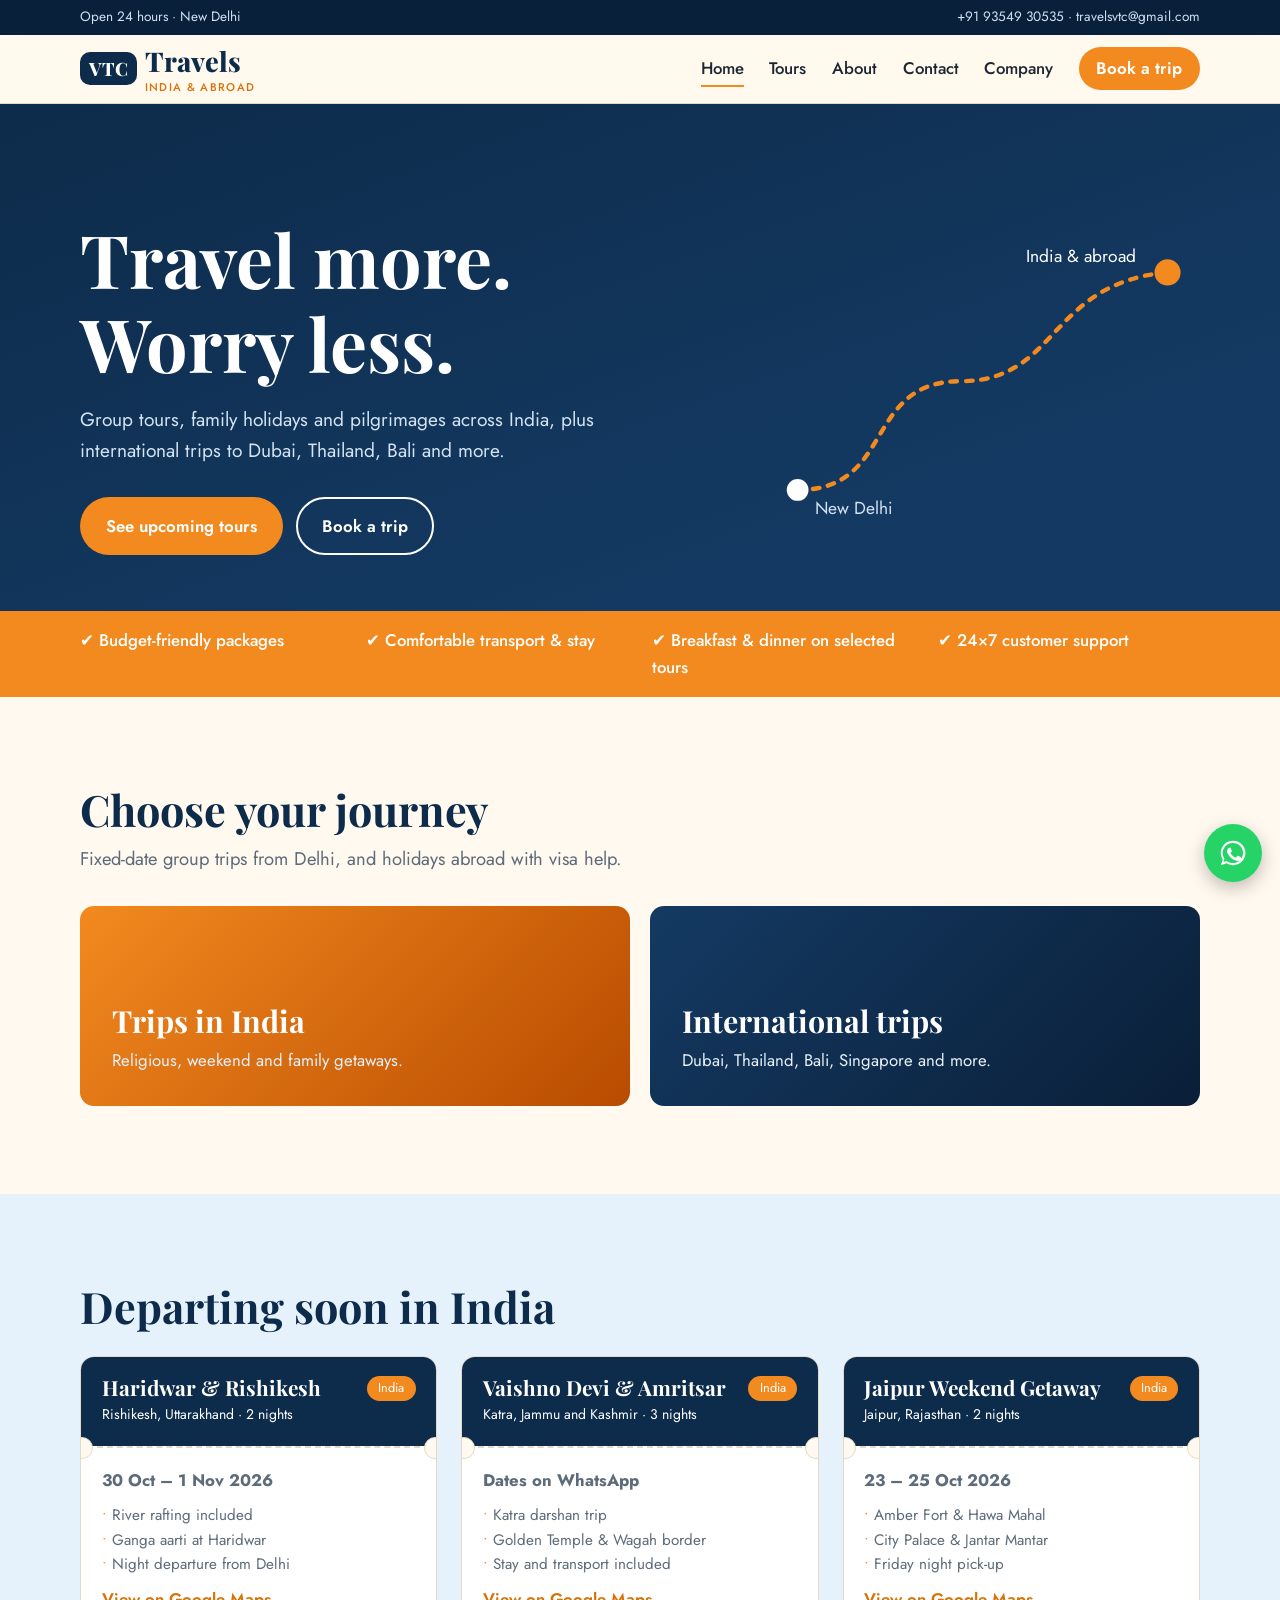
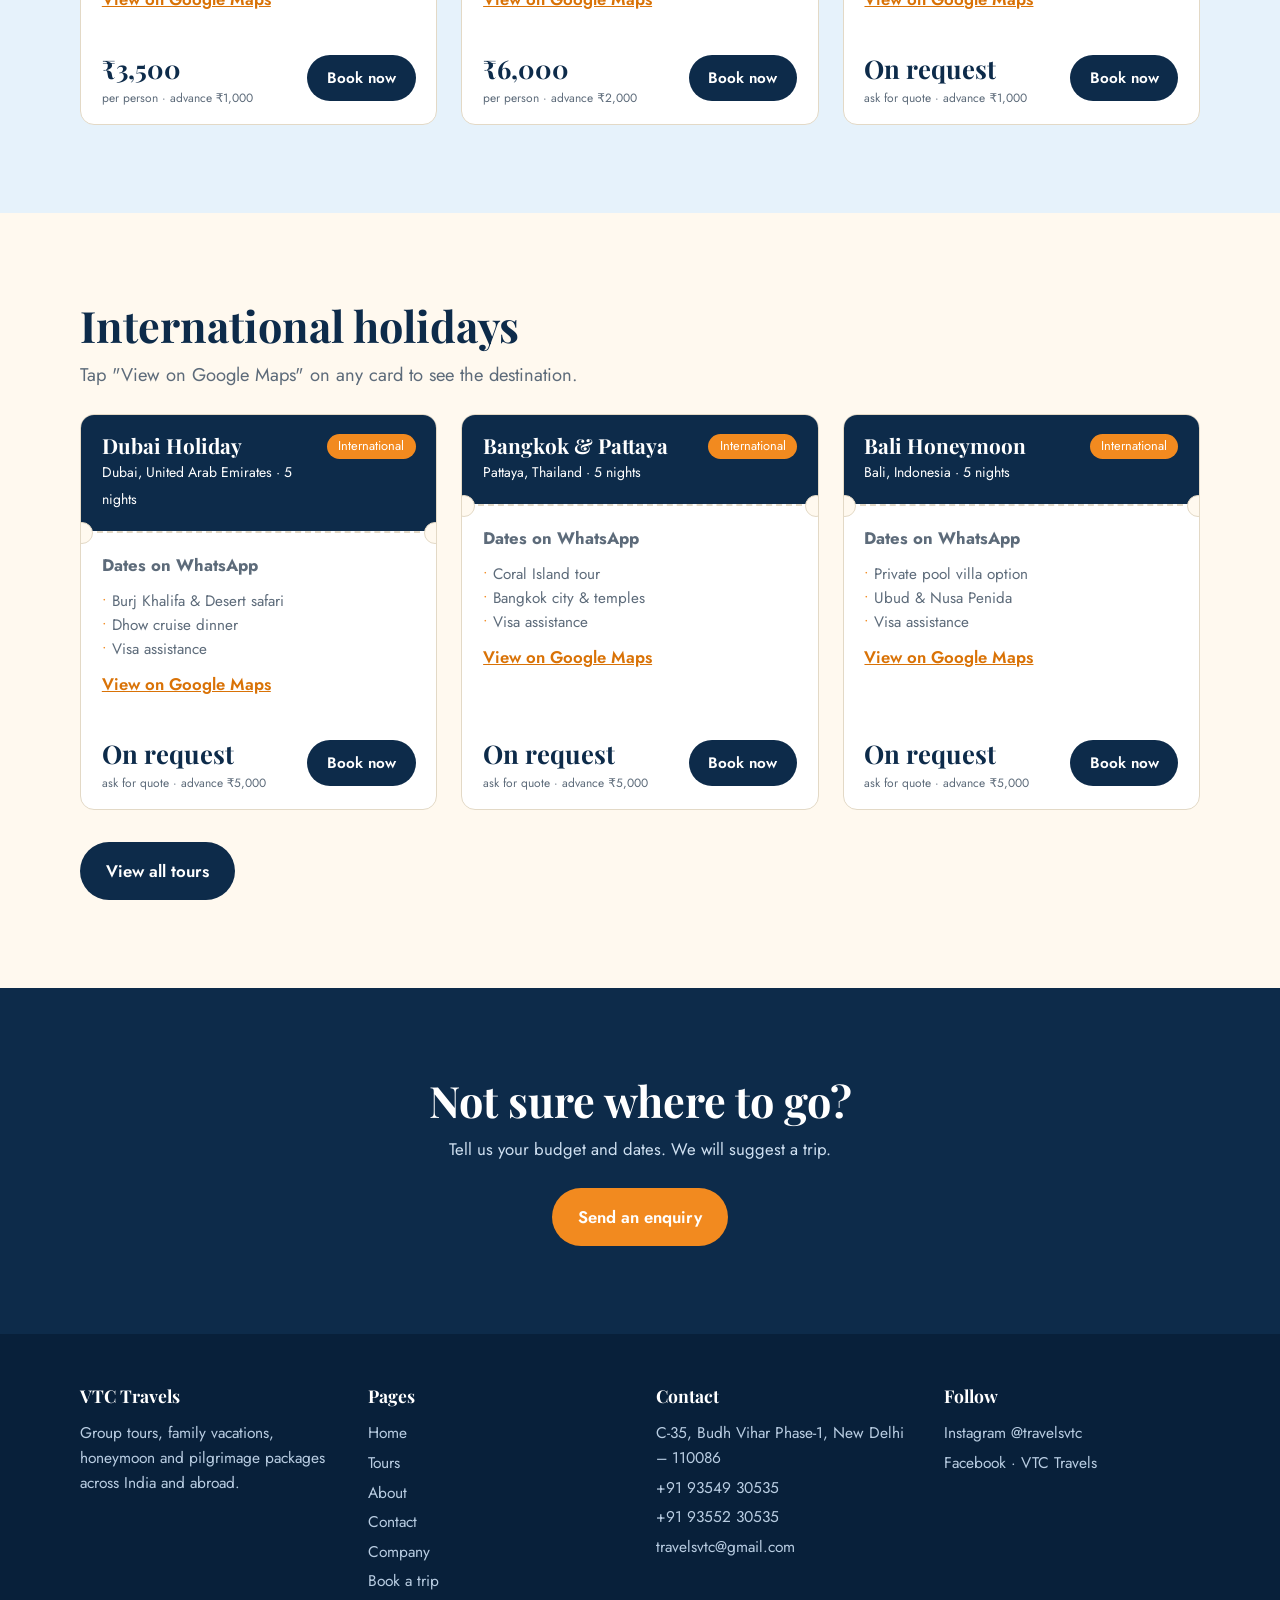
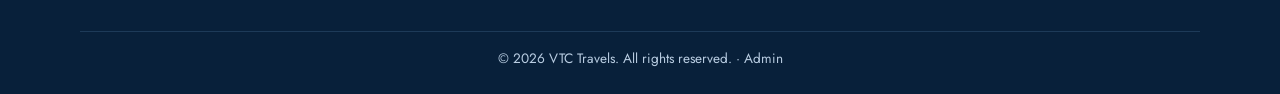
<file: index.html>
<!DOCTYPE html>
<html lang="en"><head><meta charset="utf-8"><meta name="viewport" content="width=device-width,initial-scale=1">
<title>Home | VTC Travels</title><meta name="description" content="Group tours, family vacations and pilgrimages across India and abroad.">
<link rel="preconnect" href="https://fonts.googleapis.com"><link rel="preconnect" href="https://fonts.gstatic.com" crossorigin>
<link href="https://fonts.googleapis.com/css2?family=Jost:wght@400;500;600&family=Playfair+Display:wght@600;700;800&display=swap" rel="stylesheet">
<link rel="stylesheet" href="style.css"></head>
<body data-page="index.html"><div id="site-header"></div>
<main>
<section class="hero"><div class="wrap hero-grid"><div>
<h1>Travel more. Worry less.</h1>
<p>Group tours, family holidays and pilgrimages across India, plus international trips to Dubai, Thailand, Bali and more.</p>
<div class="cta"><a class="btn btn-sun" href="tours.html">See upcoming tours</a><a class="btn btn-line" href="booking.html">Book a trip</a></div></div>
<div class="route" aria-hidden="true"><svg viewBox="0 0 400 300"><path class="dash" d="M30 250 C120 250 90 150 180 150 S260 60 370 50" fill="none" stroke="#f28a1f" stroke-width="4" stroke-linecap="round"/>
<circle cx="30" cy="250" r="10" fill="#fff"/><circle cx="370" cy="50" r="12" fill="#f28a1f"/>
<text x="46" y="272" fill="#d3e3f3" font-size="16" font-family="Jost">New Delhi</text><text x="240" y="40" fill="#fff" font-size="16" font-family="Jost">India &amp; abroad</text></svg></div></div>
<div class="strip"><ul class="wrap"><li>Budget-friendly packages</li><li>Comfortable transport &amp; stay</li><li>Breakfast &amp; dinner on selected tours</li><li>24×7 customer support</li></ul></div></section>

<section><div class="wrap"><h2>Choose your journey</h2><p class="lead">Fixed-date group trips from Delhi, and holidays abroad with visa help.</p>
<div class="regions"><a class="region r-in" href="tours.html?f=India"><h3>Trips in India</h3><p>Religious, weekend and family getaways.</p></a>
<a class="region r-gl" href="tours.html?f=International"><h3>International trips</h3><p>Dubai, Thailand, Bali, Singapore and more.</p></a></div></div></section>

<section class="band"><div class="wrap"><h2>Departing soon in India</h2><div class="grid" id="featured" style="margin-top:1.5rem"></div></div></section>
<section><div class="wrap"><h2>International holidays</h2><p class="lead">Tap "View on Google Maps" on any card to see the destination.</p><div class="grid" id="intl" style="margin-top:1.5rem"></div>
<p style="margin-top:2rem"><a class="btn btn-navy" href="tours.html">View all tours</a></p></div></section>

<section class="cta-band"><div class="wrap"><h2>Not sure where to go?</h2><p>Tell us your budget and dates. We will suggest a trip.</p><a class="btn btn-sun" href="booking.html">Send an enquiry</a></div></section>
</main>
<div id="site-footer"></div><script src="config.js"></script><script src="app.js"></script></body></html>
</file>
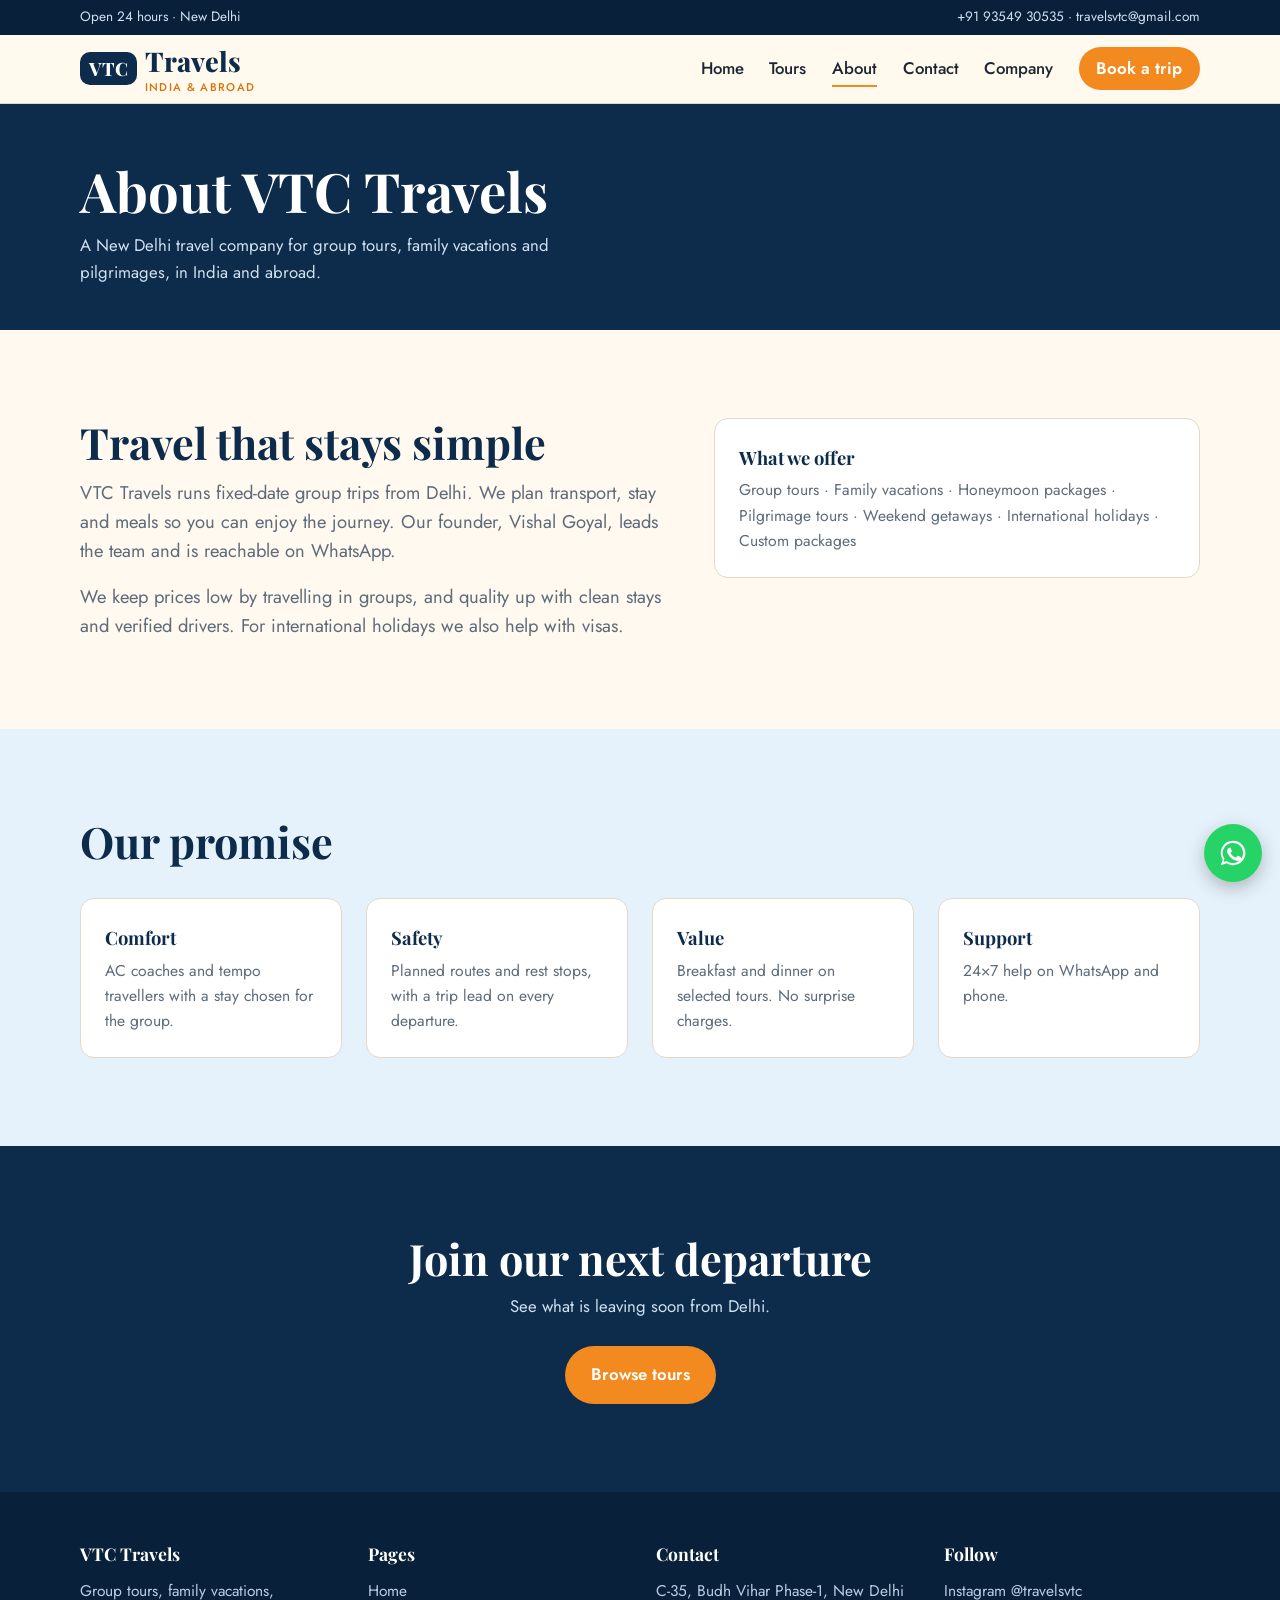
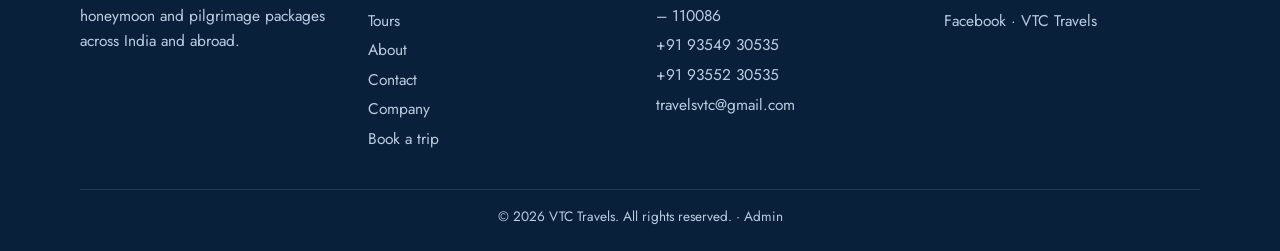
<file: about-3.html>
<!DOCTYPE html>
<html lang="en"><head><meta charset="utf-8"><meta name="viewport" content="width=device-width,initial-scale=1">
<title>About | VTC Travels</title><meta name="description" content="About VTC Travels, a New Delhi tour operator for India and international trips.">
<link rel="preconnect" href="https://fonts.googleapis.com"><link rel="preconnect" href="https://fonts.gstatic.com" crossorigin>
<link href="https://fonts.googleapis.com/css2?family=Jost:wght@400;500;600&family=Playfair+Display:wght@600;700;800&display=swap" rel="stylesheet">
<link rel="stylesheet" href="style.css"></head>
<body data-page="about.html"><div id="site-header"></div>
<main><div class="page-head"><div class="wrap"><h1>About VTC Travels</h1><p>A New Delhi travel company for group tours, family vacations and pilgrimages, in India and abroad.</p></div></div>
<section><div class="wrap two"><div><h2>Travel that stays simple</h2>
<p class="lead">VTC Travels runs fixed-date group trips from Delhi. We plan transport, stay and meals so you can enjoy the journey. Our founder, Vishal Goyal, leads the team and is reachable on WhatsApp.</p>
<p class="lead" style="margin-top:1rem">We keep prices low by travelling in groups, and quality up with clean stays and verified drivers. For international holidays we also help with visas.</p></div>
<div class="box"><b>What we offer</b><p>Group tours · Family vacations · Honeymoon packages · Pilgrimage tours · Weekend getaways · International holidays · Custom packages</p></div></div></section>
<section class="band"><div class="wrap"><h2>Our promise</h2><div class="cols">
<div class="box rv"><b>Comfort</b><p>AC coaches and tempo travellers with a stay chosen for the group.</p></div>
<div class="box rv"><b>Safety</b><p>Planned routes and rest stops, with a trip lead on every departure.</p></div>
<div class="box rv"><b>Value</b><p>Breakfast and dinner on selected tours. No surprise charges.</p></div>
<div class="box rv"><b>Support</b><p>24×7 help on WhatsApp and phone.</p></div></div></div></section>
<section class="cta-band"><div class="wrap"><h2>Join our next departure</h2><p>See what is leaving soon from Delhi.</p><a class="btn btn-sun" href="tours.html">Browse tours</a></div></section></main>
<div id="site-footer"></div><script src="config.js"></script><script src="app.js"></script></body></html>
</file>
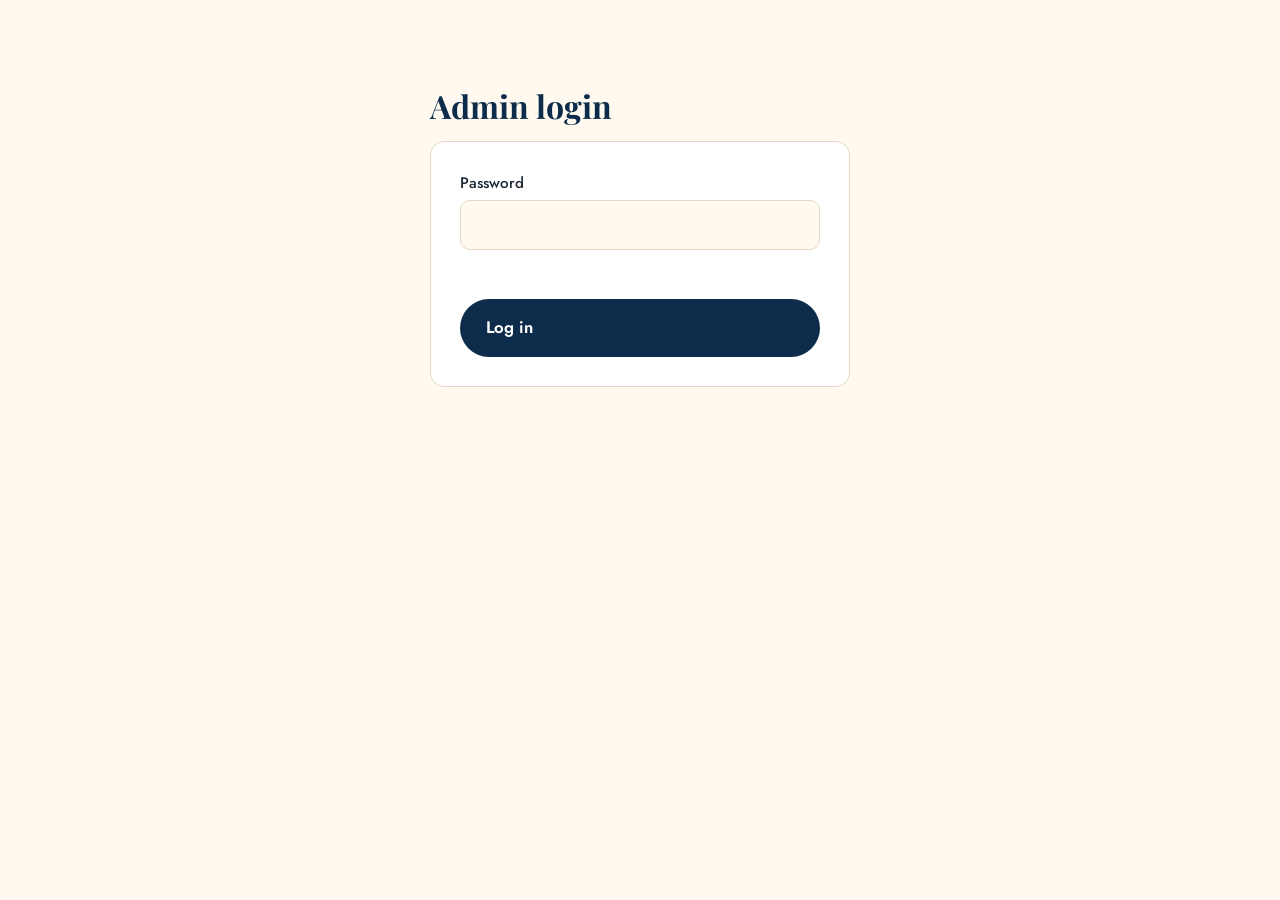
<file: admin.html>
<!DOCTYPE html>
<html lang="en"><head><meta charset="utf-8"><meta name="viewport" content="width=device-width,initial-scale=1">
<title>Admin | VTC Travels</title><meta name="description" content="Admin dashboard"><meta name="robots" content="noindex,nofollow">
<link rel="preconnect" href="https://fonts.googleapis.com"><link rel="preconnect" href="https://fonts.gstatic.com" crossorigin>
<link href="https://fonts.googleapis.com/css2?family=Jost:wght@400;500;600&family=Playfair+Display:wght@600;700;800&display=swap" rel="stylesheet">
<link rel="stylesheet" href="style.css"></head>
<body data-page="admin"><div id="site-header"></div>
<main><section id="login"><div class="wrap" style="max-width:420px"><h1 style="font-size:2rem;margin-bottom:1rem">Admin login</h1>
<form id="lf"><label>Password<input type="password" id="pw" autocomplete="current-password"></label><span class="err" id="lerr"></span><button class="btn btn-navy" type="submit">Log in</button></form></div></section>
<section id="dash" hidden><div class="wrap"><div style="display:flex;justify-content:space-between;align-items:center;flex-wrap:wrap;gap:1rem"><h1 style="font-size:2.2rem">Bookings dashboard</h1><div><button class="btn btn-navy" id="rf">Refresh</button> <button class="btn btn-sun" id="csv">Export CSV</button> <button class="chip" id="lo">Log out</button></div></div>
<div class="stats" id="stats"></div>
<div class="tools"><input id="q" placeholder="Search name, phone, trip, ID"><select id="fs"><option value="">All bookings</option><option>New</option><option>Confirmed</option><option>Cancelled</option></select><select id="fp"><option value="">All payments</option><option>Unpaid</option><option>Submitted</option><option>Verified</option></select></div>
<div class="tw"><table><thead><tr><th>Date</th><th>Booking</th><th>Customer</th><th>Trip</th><th>Pax</th><th>Travel date</th><th>Advance</th><th>UTR</th><th>Payment</th><th>Status</th><th></th></tr></thead><tbody id="rows"></tbody></table></div>
<h2 style="margin-top:2.5rem;font-size:1.6rem">Bookings by trip</h2><div id="tops" style="max-width:520px"></div></div></section></main>
<script src="admin.js"></script></body></html>
</file>
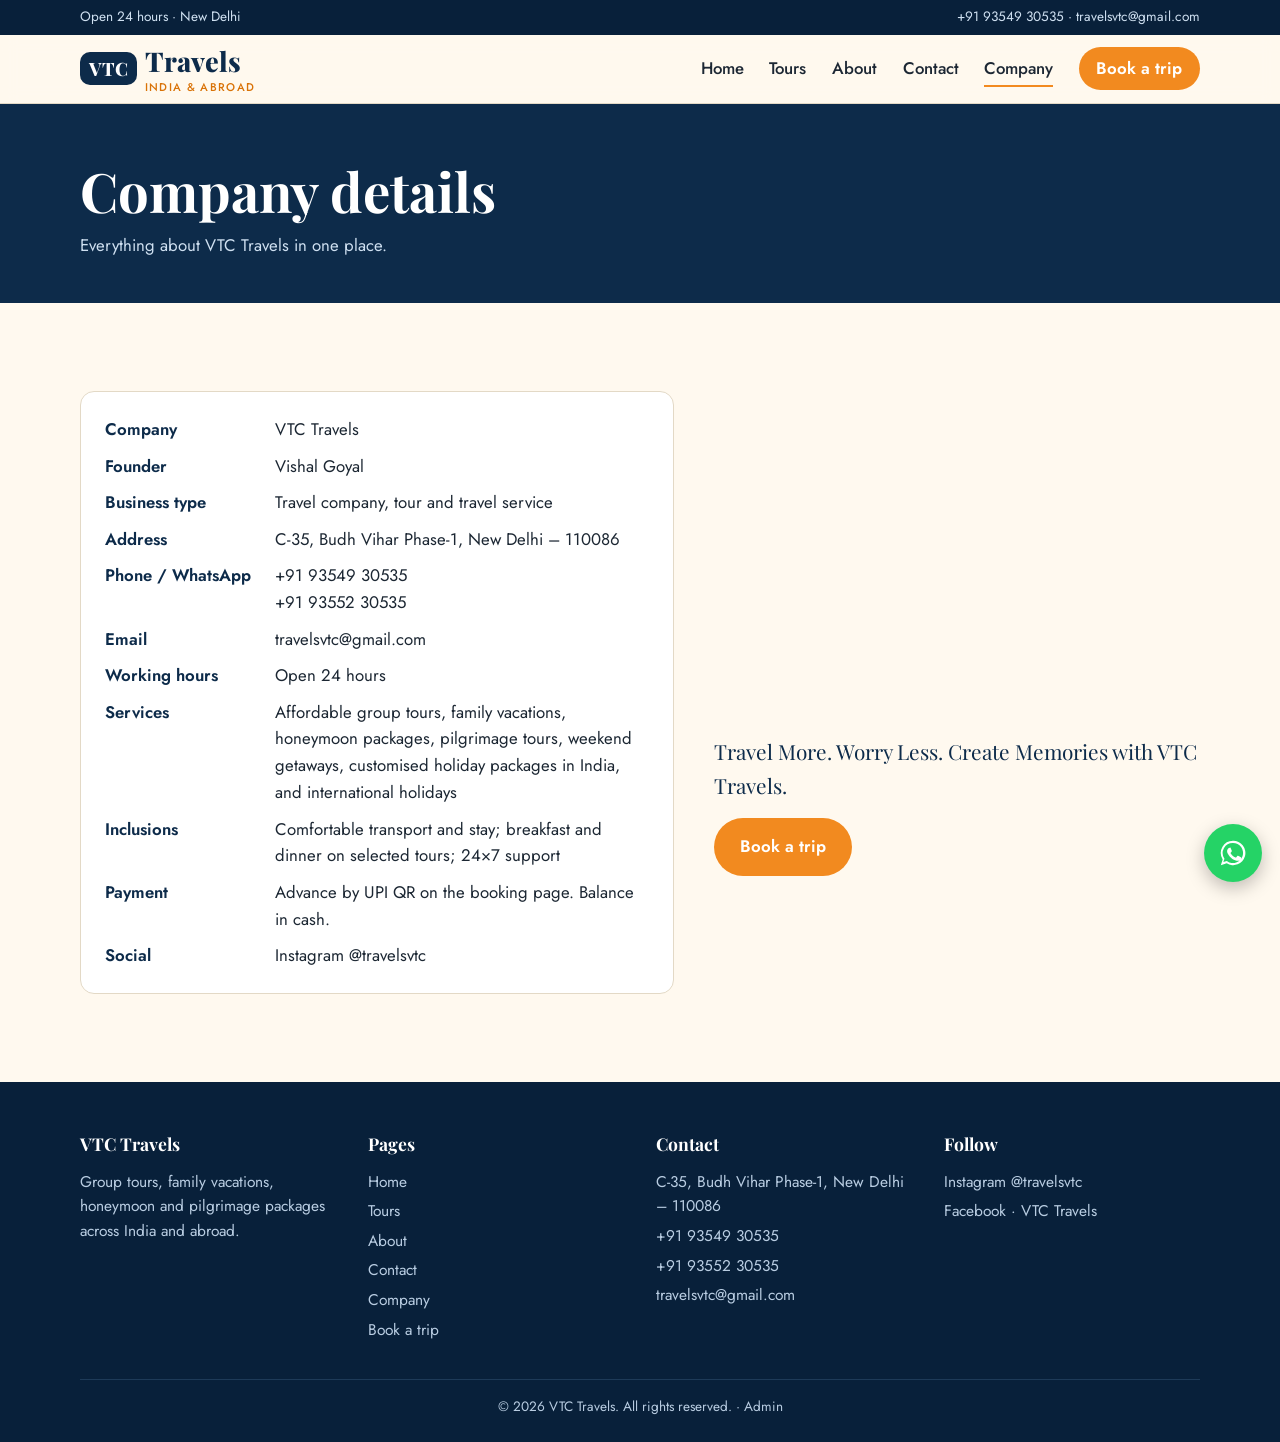
<file: company.html>
<!DOCTYPE html>
<html lang="en"><head><meta charset="utf-8"><meta name="viewport" content="width=device-width,initial-scale=1">
<title>Company details | VTC Travels</title><meta name="description" content="Complete company details of VTC Travels: address, contacts, services and payment terms.">
<link rel="preconnect" href="https://fonts.googleapis.com"><link rel="preconnect" href="https://fonts.gstatic.com" crossorigin>
<link href="https://fonts.googleapis.com/css2?family=Jost:wght@400;500;600&family=Playfair+Display:wght@600;700;800&display=swap" rel="stylesheet">
<link rel="stylesheet" href="style.css"></head>
<body data-page="company.html"><div id="site-header"></div>
<main><div class="page-head"><div class="wrap"><h1>Company details</h1><p>Everything about VTC Travels in one place.</p></div></div>
<section><div class="wrap two"><div class="box"><dl class="dl">
<dt>Company</dt><dd>VTC Travels</dd>
<dt>Founder</dt><dd>Vishal Goyal</dd>
<dt>Business type</dt><dd>Travel company, tour and travel service</dd>
<dt>Address</dt><dd>C-35, Budh Vihar Phase-1, New Delhi – 110086</dd>
<dt>Phone / WhatsApp</dt><dd>+91 93549 30535<br>+91 93552 30535</dd>
<dt>Email</dt><dd>travelsvtc@gmail.com</dd>
<dt>Working hours</dt><dd>Open 24 hours</dd>
<dt>Services</dt><dd>Affordable group tours, family vacations, honeymoon packages, pilgrimage tours, weekend getaways, customised holiday packages in India, and international holidays</dd>
<dt>Inclusions</dt><dd>Comfortable transport and stay; breakfast and dinner on selected tours; 24×7 support</dd>
<dt>Payment</dt><dd>Advance by UPI QR on the booking page. Balance in cash.</dd>
<dt>Social</dt><dd><a href="https://www.instagram.com/travelsvtc" target="_blank" rel="noopener">Instagram @travelsvtc</a></dd></dl></div>
<div><iframe class="map" title="Office location" loading="lazy" src="https://www.google.com/maps?q=C-35+Budh+Vihar+Phase-1+New+Delhi+110086&output=embed"></iframe>
<p style="margin-top:1rem;font-family:var(--serif);font-size:1.3rem;color:var(--navy)">Travel More. Worry Less. Create Memories with VTC Travels.</p>
<p style="margin-top:1rem"><a class="btn btn-sun" href="booking.html">Book a trip</a></p></div></div></section></main>
<div id="site-footer"></div><script src="config.js"></script><script src="app.js"></script></body></html>
</file>
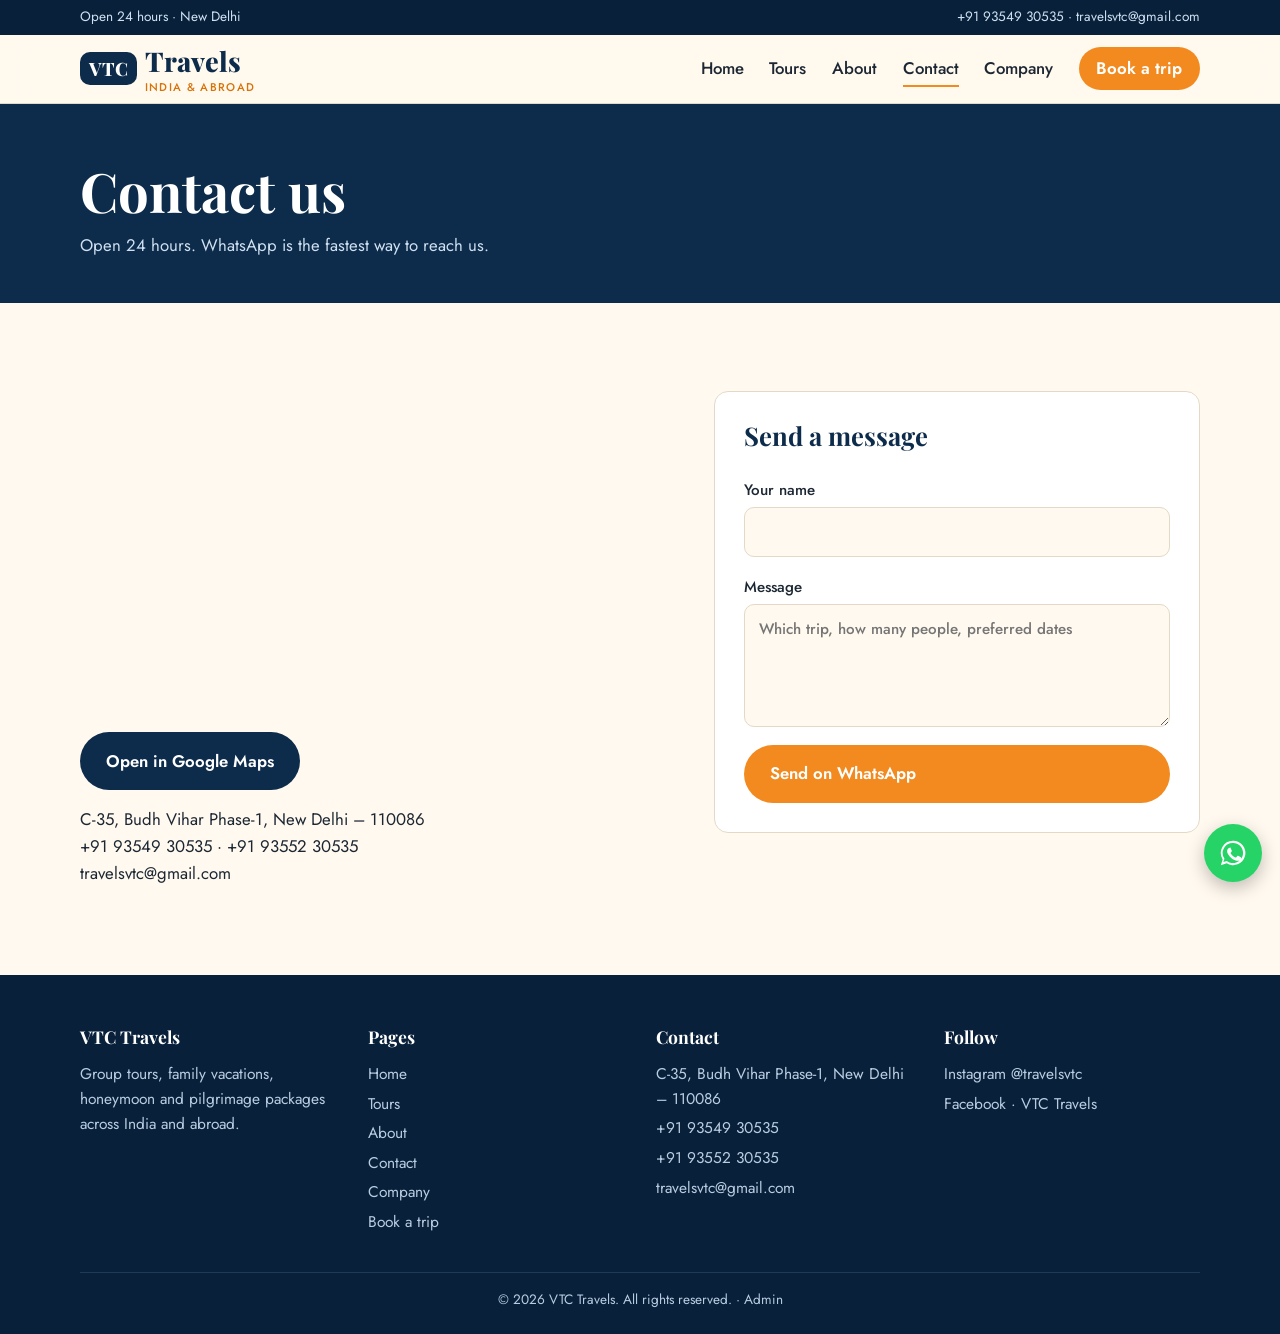
<file: contact-3.html>
<!DOCTYPE html>
<html lang="en"><head><meta charset="utf-8"><meta name="viewport" content="width=device-width,initial-scale=1">
<title>Contact | VTC Travels</title><meta name="description" content="Contact VTC Travels in Budh Vihar, New Delhi by phone, WhatsApp or email.">
<link rel="preconnect" href="https://fonts.googleapis.com"><link rel="preconnect" href="https://fonts.gstatic.com" crossorigin>
<link href="https://fonts.googleapis.com/css2?family=Jost:wght@400;500;600&family=Playfair+Display:wght@600;700;800&display=swap" rel="stylesheet">
<link rel="stylesheet" href="style.css"></head>
<body data-page="contact.html"><div id="site-header"></div>
<main><div class="page-head"><div class="wrap"><h1>Contact us</h1><p>Open 24 hours. WhatsApp is the fastest way to reach us.</p></div></div>
<section><div class="wrap two"><div>
<iframe class="map" title="VTC Travels office on Google Maps" loading="lazy" src="https://www.google.com/maps?q=C-35+Budh+Vihar+Phase-1+New+Delhi+110086&output=embed"></iframe>
<p style="margin-top:.8rem"><a class="btn btn-navy" target="_blank" rel="noopener" href="https://www.google.com/maps/search/?api=1&query=C-35+Budh+Vihar+Phase-1+New+Delhi+110086">Open in Google Maps</a></p>
<p style="margin-top:1rem">C-35, Budh Vihar Phase-1, New Delhi – 110086<br><a href="tel:+919354930535">+91 93549 30535</a> · <a href="tel:+919355230535">+91 93552 30535</a><br><a href="mailto:travelsvtc@gmail.com">travelsvtc@gmail.com</a></p></div>
<form id="contact"><h2 style="font-size:1.6rem">Send a message</h2>
<label>Your name<input name="name" required></label>
<label>Message<textarea name="msg" rows="4" required placeholder="Which trip, how many people, preferred dates"></textarea></label>
<button class="btn btn-sun" type="submit">Send on WhatsApp</button></form>
</div></section></main>
<div id="site-footer"></div><script src="config.js"></script><script src="app.js"></script></body></html>
</file>
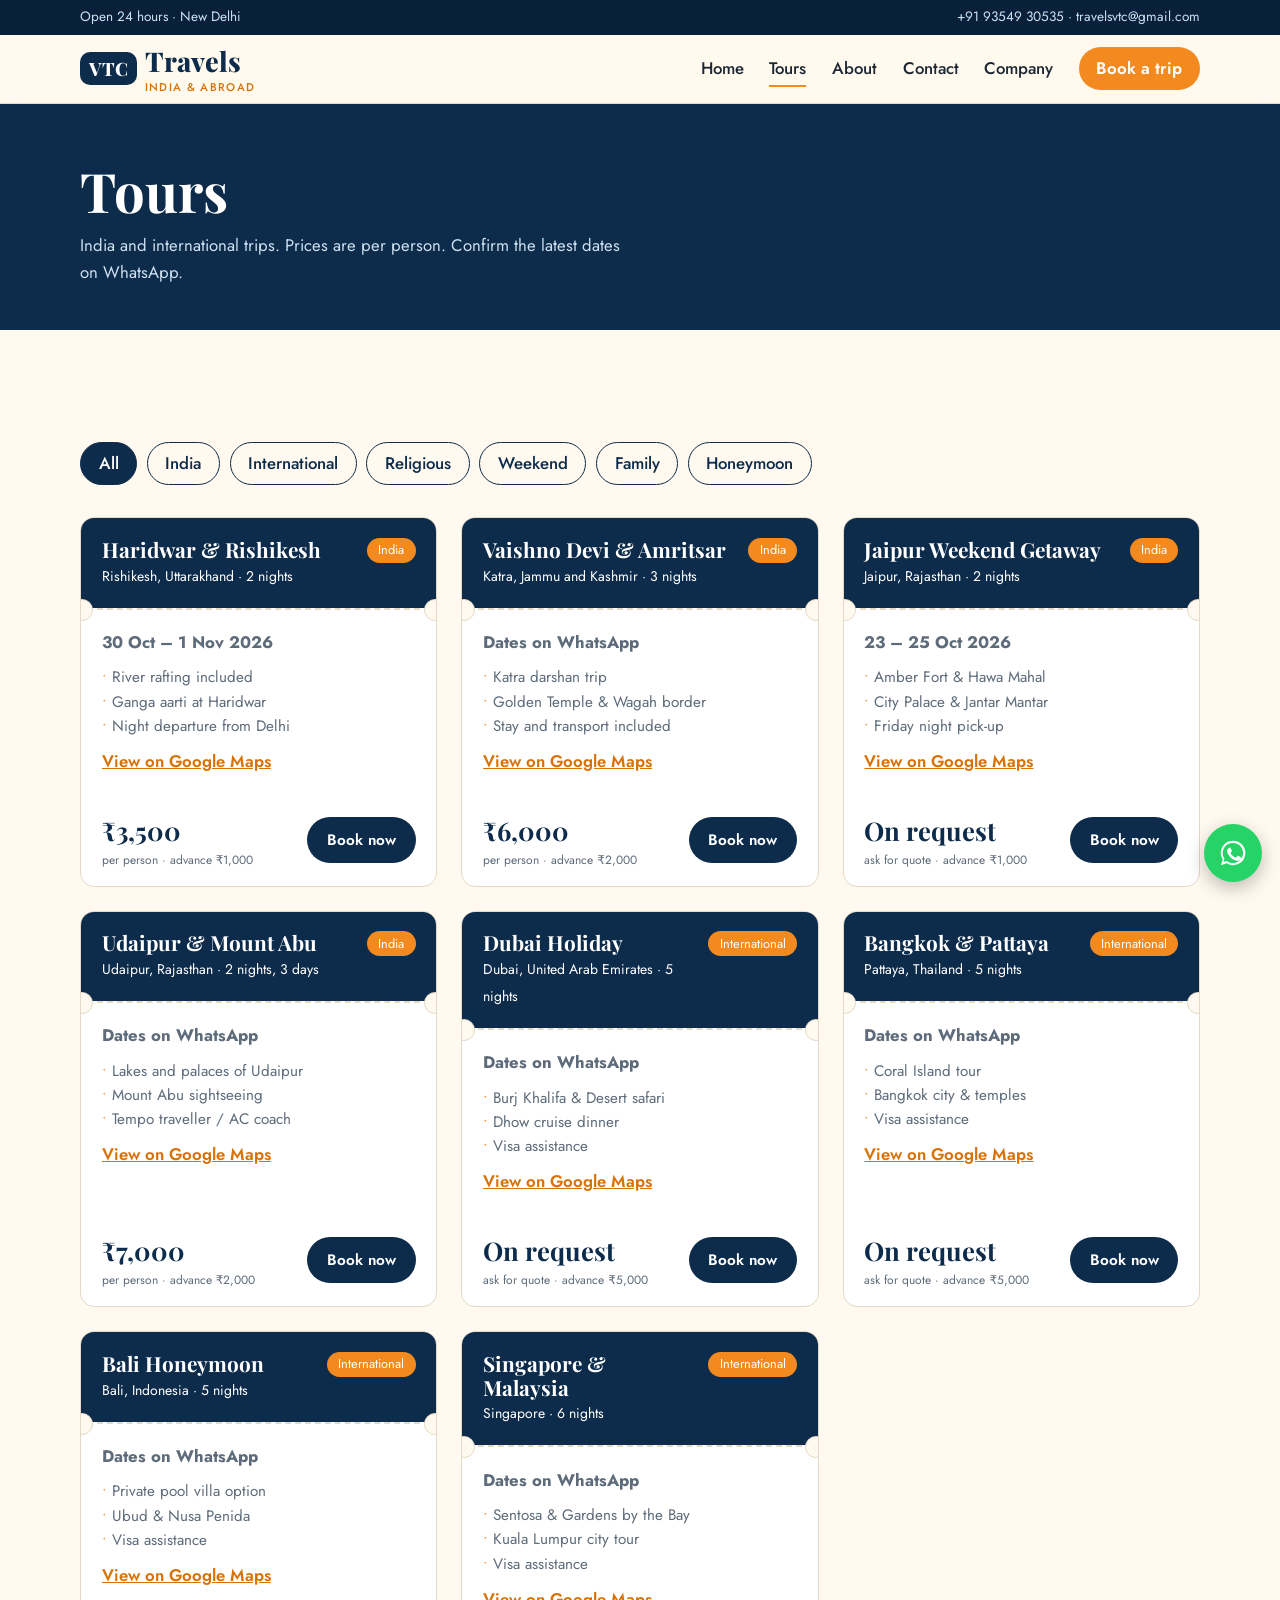
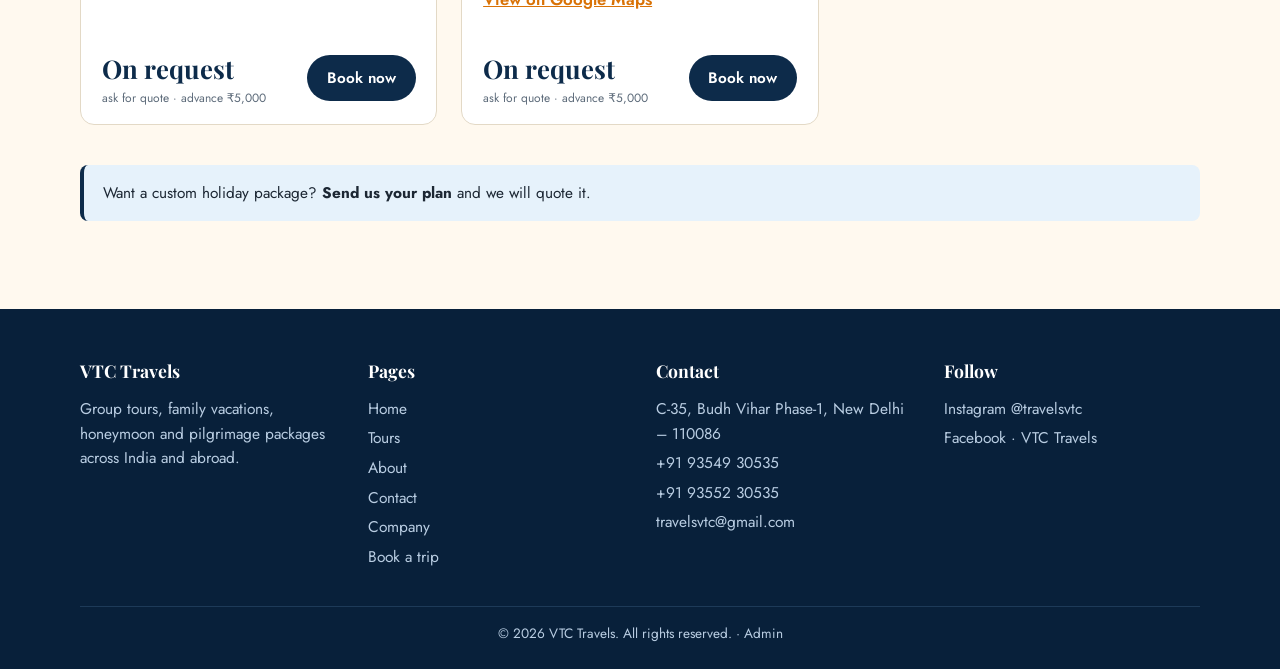
<file: tours.html>
<!DOCTYPE html>
<html lang="en"><head><meta charset="utf-8"><meta name="viewport" content="width=device-width,initial-scale=1">
<title>Tours | VTC Travels</title><meta name="description" content="Group tours in India and international holidays from Delhi.">
<link rel="preconnect" href="https://fonts.googleapis.com"><link rel="preconnect" href="https://fonts.gstatic.com" crossorigin>
<link href="https://fonts.googleapis.com/css2?family=Jost:wght@400;500;600&family=Playfair+Display:wght@600;700;800&display=swap" rel="stylesheet">
<link rel="stylesheet" href="style.css"></head>
<body data-page="tours.html"><div id="site-header"></div>
<main><div class="page-head"><div class="wrap"><h1>Tours</h1><p>India and international trips. Prices are per person. Confirm the latest dates on WhatsApp.</p></div></div>
<section><div class="wrap">
<div class="filters" role="group" aria-label="Filter tours"><button class="chip" data-f="All">All</button><button class="chip" data-f="India">India</button><button class="chip" data-f="International">International</button><button class="chip" data-f="Religious">Religious</button><button class="chip" data-f="Weekend">Weekend</button><button class="chip" data-f="Family">Family</button><button class="chip" data-f="Honeymoon">Honeymoon</button></div>
<div class="grid" id="all-tours"></div>
<div class="note" style="margin-top:2.5rem">Want a custom holiday package? <a href="booking.html"><b>Send us your plan</b></a> and we will quote it.</div>
</div></section></main>
<div id="site-footer"></div><script src="config.js"></script><script src="app.js"></script></body></html>
</file>
<file: style.css>
:root{--navy:#0d2b4a;--navy2:#143a63;--sky:#e6f2fb;--sun:#f28a1f;--sun2:#d97206;--sand:#fff9ef;--ink:#1c2733;--mute:#5d6b7a;--line:#e3d9c6;--ok:#1f9d57;
--serif:'Playfair Display',Georgia,serif;--sans:'Jost',system-ui,sans-serif;--r:14px;--max:1120px}
*{box-sizing:border-box;margin:0;padding:0}
html{scroll-behavior:smooth}
body{font-family:var(--sans);color:var(--ink);background:var(--sand);line-height:1.6;font-size:1.05rem}
img{max-width:100%;display:block}
a{color:inherit;text-decoration:none}
:focus-visible{outline:3px solid var(--sun);outline-offset:3px}
.wrap{width:min(var(--max),92%);margin-inline:auto}
section{padding:clamp(3rem,7vw,5.5rem) 0}
h1,h2,h3{font-family:var(--serif);line-height:1.15;color:var(--navy)}
h1{font-size:clamp(2.4rem,6.5vw,4.6rem)}
h2{font-size:clamp(1.8rem,4vw,2.7rem);margin-bottom:.6rem}
h3{font-size:1.35rem}
p.lead{font-size:1.15rem;color:var(--mute);max-width:56ch}
.btn{display:inline-flex;align-items:center;gap:.5rem;padding:.85rem 1.5rem;border-radius:999px;font-weight:600;border:2px solid transparent;cursor:pointer;font:inherit;font-weight:600;transition:transform .15s,background .2s}
.btn:hover{transform:translateY(-2px)}
.btn-sun{background:var(--sun);color:#fff}.btn-sun:hover{background:var(--sun2)}
.btn-line{border-color:#fff;color:#fff}.btn-line:hover{background:#fff;color:var(--navy)}
.btn-navy{background:var(--navy);color:#fff}
/* header */
header{position:sticky;top:0;z-index:50;background:rgba(255,249,239,.94);backdrop-filter:blur(8px);border-bottom:1px solid var(--line)}
.bar{display:flex;align-items:center;justify-content:space-between;height:68px}
.logo{font-family:var(--serif);font-weight:800;font-size:1.5rem;color:var(--navy);display:flex;align-items:center;gap:.5rem}
.logo i{font-style:normal;background:var(--navy);color:#fff;border-radius:10px;padding:.1rem .55rem;font-size:1.15rem}
.logo small{font-family:var(--sans);font-weight:500;font-size:.7rem;color:var(--sun2);display:block;letter-spacing:.12em;margin-top:-4px}
nav ul{display:flex;gap:1.6rem;list-style:none;align-items:center}
nav a{font-weight:500;padding:.3rem 0;border-bottom:2px solid transparent}
nav a:hover,nav a.on{border-color:var(--sun)}
nav .btn{padding:.5rem 1.1rem;color:#fff;border:0}
.burger{display:none;background:none;border:0;width:44px;height:44px;cursor:pointer}
.burger span{display:block;width:24px;height:2px;background:var(--navy);margin:5px auto;transition:.2s}
@media(max-width:820px){
.burger{display:block}
nav{position:absolute;left:0;right:0;top:68px;background:var(--sand);border-bottom:1px solid var(--line);max-height:0;overflow:hidden;transition:max-height .3s}
nav.open{max-height:380px}
nav ul{flex-direction:column;align-items:flex-start;padding:1rem 4%;gap:1rem}
}
/* hero */
.hero{background:linear-gradient(160deg,var(--navy) 0%,var(--navy2) 70%);color:#fff;padding:clamp(3.5rem,9vw,7rem) 0 0;position:relative;overflow:hidden}
.hero h1{color:#fff;max-width:14ch}
.hero p{max-width:46ch;margin:1.2rem 0 2rem;color:#d3e3f3;font-size:1.2rem}
.hero .cta{display:flex;gap:.8rem;flex-wrap:wrap}
.hero-grid{display:grid;grid-template-columns:1.2fr .8fr;gap:2rem;align-items:center}
.route{position:relative;min-height:300px}
.route svg{width:100%;height:auto}
.dash{stroke-dasharray:6 8;animation:go 2.5s linear infinite}
@keyframes go{to{stroke-dashoffset:-56}}
.strip{background:var(--sun);color:#fff;margin-top:3.5rem}
.strip ul{display:grid;grid-template-columns:repeat(auto-fit,minmax(190px,1fr));gap:.5rem 1.5rem;list-style:none;padding:1rem 0;font-weight:500}
.strip li::before{content:"✔ ";font-weight:700}
@media(max-width:820px){.hero-grid{grid-template-columns:1fr}.route{display:none}}
/* ticket cards */
.filters{display:flex;gap:.6rem;flex-wrap:wrap;margin:1.5rem 0 2rem}
.chip{padding:.45rem 1.1rem;border-radius:999px;border:1.5px solid var(--navy);background:none;font:inherit;font-weight:500;color:var(--navy);cursor:pointer}
.chip.on{background:var(--navy);color:#fff}
.grid{display:grid;grid-template-columns:repeat(auto-fill,minmax(285px,1fr));gap:1.5rem}
.ticket{background:#fff;border-radius:var(--r);border:1px solid var(--line);display:flex;flex-direction:column;position:relative;overflow:hidden}
.ticket .top{background:var(--navy);color:#fff;padding:1.2rem 1.3rem;display:flex;justify-content:space-between;align-items:flex-start;gap:1rem}
.ticket .top h3{color:#fff;font-size:1.3rem}
.ticket .top span{font-size:.8rem;background:var(--sun);padding:.15rem .7rem;border-radius:99px;white-space:nowrap}
.ticket .perf{border-top:2px dashed var(--line);margin:0 1rem;position:relative}
.ticket .perf::before,.ticket .perf::after{content:"";position:absolute;top:-11px;width:20px;height:20px;border-radius:50%;background:var(--sand);border:1px solid var(--line)}
.ticket .perf::before{left:-1.6rem}.ticket .perf::after{right:-1.6rem}
.ticket .body{padding:1.2rem 1.3rem;flex:1;color:var(--mute)}
.ticket ul{list-style:none;margin:.6rem 0;font-size:.95rem}
.ticket li::before{content:"• ";color:var(--sun)}
.ticket .foot{padding:1rem 1.3rem;display:flex;justify-content:space-between;align-items:center}
.price{font-family:var(--serif);font-size:1.6rem;color:var(--navy);font-weight:700}
.price small{display:block;font-family:var(--sans);font-size:.75rem;color:var(--mute);font-weight:400}
.ticket .btn{padding:.55rem 1.1rem;font-size:.95rem}
/* generic blocks */
.cols{display:grid;grid-template-columns:repeat(auto-fit,minmax(240px,1fr));gap:1.5rem;margin-top:2rem}
.box{background:#fff;border:1px solid var(--line);border-radius:var(--r);padding:1.5rem}
.box b{font-family:var(--serif);font-size:1.15rem;color:var(--navy);display:block;margin-bottom:.3rem}
.box p{color:var(--mute);font-size:.98rem}
.band{background:var(--sky)}
.cta-band{background:var(--navy);color:#fff;text-align:center}
.cta-band h2{color:#fff}.cta-band p{color:#cfe0f1;margin:0 auto 1.6rem}
.steps{counter-reset:s;display:grid;gap:1rem;margin-top:1.5rem}
.steps div{counter-increment:s;padding-left:3.2rem;position:relative}
.steps div::before{content:counter(s);position:absolute;left:0;top:0;width:2.2rem;height:2.2rem;border-radius:50%;background:var(--sun);color:#fff;display:grid;place-items:center;font-weight:600}
.page-head{background:var(--navy);color:#fff;padding:3.5rem 0 2.8rem}
.page-head h1{color:#fff;font-size:clamp(2.2rem,5vw,3.4rem)}
.page-head p{color:#cfe0f1;margin-top:.6rem;max-width:55ch}
/* form */
.two{display:grid;grid-template-columns:1.1fr .9fr;gap:2.5rem;align-items:start}
@media(max-width:820px){.two{grid-template-columns:1fr}}
form{background:#fff;border:1px solid var(--line);border-radius:var(--r);padding:1.8rem;display:grid;gap:1.1rem}
label{font-weight:500;font-size:.95rem;display:grid;gap:.3rem}
input,select,textarea{font:inherit;padding:.75rem .9rem;border:1.5px solid var(--line);border-radius:10px;background:var(--sand);width:100%}
input:focus,select:focus,textarea:focus{border-color:var(--navy);outline:none;box-shadow:0 0 0 3px rgba(13,43,74,.15)}
fieldset{border:0;display:grid;gap:.5rem}
legend{font-weight:500;font-size:.95rem;margin-bottom:.3rem}
.radio{display:flex;gap:.6rem;align-items:center;font-weight:400}
.radio input{width:auto}
.row{display:grid;grid-template-columns:1fr 1fr;gap:1rem}
@media(max-width:520px){.row{grid-template-columns:1fr}}
.note{background:var(--sky);border-left:4px solid var(--navy);padding:1rem 1.2rem;border-radius:8px;font-size:.96rem}
.err{color:#b3261e;font-size:.85rem;min-height:1em}
/* footer */
footer{background:#08203a;color:#b9cde2;padding:3rem 0 1.5rem;font-size:.97rem}
.fgrid{display:grid;grid-template-columns:repeat(auto-fit,minmax(210px,1fr));gap:2rem}
footer h4{color:#fff;font-family:var(--serif);margin-bottom:.7rem;font-size:1.1rem}
footer a:hover{color:var(--sun)}
footer li{list-style:none;margin:.3rem 0}
.copy{border-top:1px solid #1d3a58;margin-top:2rem;padding-top:1rem;font-size:.85rem;text-align:center}
/* whatsapp */
.wa{position:fixed;right:18px;bottom:18px;width:58px;height:58px;border-radius:50%;background:#25d366;display:grid;place-items:center;z-index:60;box-shadow:0 6px 18px rgba(0,0,0,.25);animation:pulse 2.2s infinite}
.wa svg{width:30px;height:30px;fill:#fff}
@keyframes pulse{0%{box-shadow:0 0 0 0 rgba(37,211,102,.6)}70%{box-shadow:0 0 0 18px rgba(37,211,102,0)}100%{box-shadow:0 0 0 0 rgba(37,211,102,0)}}
.rv{opacity:0;transform:translateY(18px);transition:.6s}
.rv.in{opacity:1;transform:none}
@media(prefers-reduced-motion:reduce){*{animation:none!important;transition:none!important}.rv{opacity:1;transform:none}}
/* v2 additions */
.topbar{background:#08203a;color:#cfe0f1;font-size:.85rem}.topbar .wrap{display:flex;justify-content:space-between;gap:1rem;padding:.4rem 0;flex-wrap:wrap}
.topbar a:hover{color:var(--sun)}
@media(max-width:560px){.topbar .wrap>span:first-child{display:none}.topbar .wrap{justify-content:center}}
.logo{font-size:1.7rem}
.link{background:none;border:0;color:var(--sun2);font:inherit;font-weight:600;cursor:pointer;padding:0;text-decoration:underline}
.modal{position:fixed;inset:0;background:rgba(8,32,58,.7);z-index:100;display:grid;place-items:center;padding:1rem}
.mbox{background:#fff;border-radius:var(--r);padding:1rem;width:min(720px,100%);display:grid;gap:.8rem}
.mbox iframe{width:100%;height:min(60vh,420px);border:0;border-radius:10px}
.mh{display:flex;justify-content:space-between;align-items:center}.mh button{background:none;border:0;font-size:1.3rem;cursor:pointer;width:40px;height:40px}
.regions{display:grid;grid-template-columns:1fr 1fr;gap:1.2rem;margin-top:2rem}
@media(max-width:700px){.regions{grid-template-columns:1fr}}
.region{border-radius:var(--r);padding:2rem;color:#fff;min-height:200px;display:flex;flex-direction:column;justify-content:flex-end;gap:.5rem;transition:transform .2s}
.region:hover{transform:translateY(-4px)}
.region h3{color:#fff;font-size:1.9rem}.region p{color:#e8f1fa}
.r-in{background:linear-gradient(135deg,#f28a1f,#b84b00)}.r-gl{background:linear-gradient(135deg,#143a63,#0a1f38)}
.pay{display:grid;grid-template-columns:auto 1fr;gap:1.5rem;align-items:center}
@media(max-width:560px){.pay{grid-template-columns:1fr;justify-items:center;text-align:center}}
#qr{background:#fff;padding:12px;border:1px solid var(--line);border-radius:12px;min-width:224px;min-height:224px}
.big{font-family:var(--serif);font-size:2rem;color:var(--navy);font-weight:700}
.okbox{background:#e5f6ec;border-left:4px solid var(--ok);padding:1rem;border-radius:8px}
.dl{display:grid;grid-template-columns:max-content 1fr;gap:.6rem 1.5rem}.dl dt{font-weight:600;color:var(--navy)}
@media(max-width:560px){.dl{grid-template-columns:1fr;gap:0}.dl dd{margin-bottom:.8rem}}
iframe.map{width:100%;height:320px;border:0;border-radius:var(--r)}
/* admin */
.stats{display:grid;grid-template-columns:repeat(auto-fit,minmax(170px,1fr));gap:1rem;margin:1.5rem 0}
.stat{background:#fff;border:1px solid var(--line);border-radius:var(--r);padding:1.1rem}.stat b{display:block;font-family:var(--serif);font-size:1.9rem;color:var(--navy)}.stat span{color:var(--mute);font-size:.9rem}
.tools{display:flex;gap:.7rem;flex-wrap:wrap;margin:1rem 0}.tools input,.tools select{width:auto;flex:1;min-width:150px}
.tw{overflow-x:auto;background:#fff;border:1px solid var(--line);border-radius:var(--r)}
table{border-collapse:collapse;width:100%;font-size:.92rem;min-width:900px}
th,td{padding:.7rem .8rem;text-align:left;border-bottom:1px solid var(--line);vertical-align:top}th{background:var(--sky);color:var(--navy);position:sticky;top:0}
td select{padding:.35rem;width:auto;font-size:.88rem}
.bar2{height:8px;border-radius:4px;background:var(--sun);margin-top:.3rem}
.xs{padding:.3rem .7rem;font-size:.85rem;border-radius:8px;border:1px solid #d33;color:#d33;background:none;cursor:pointer}
</file>
